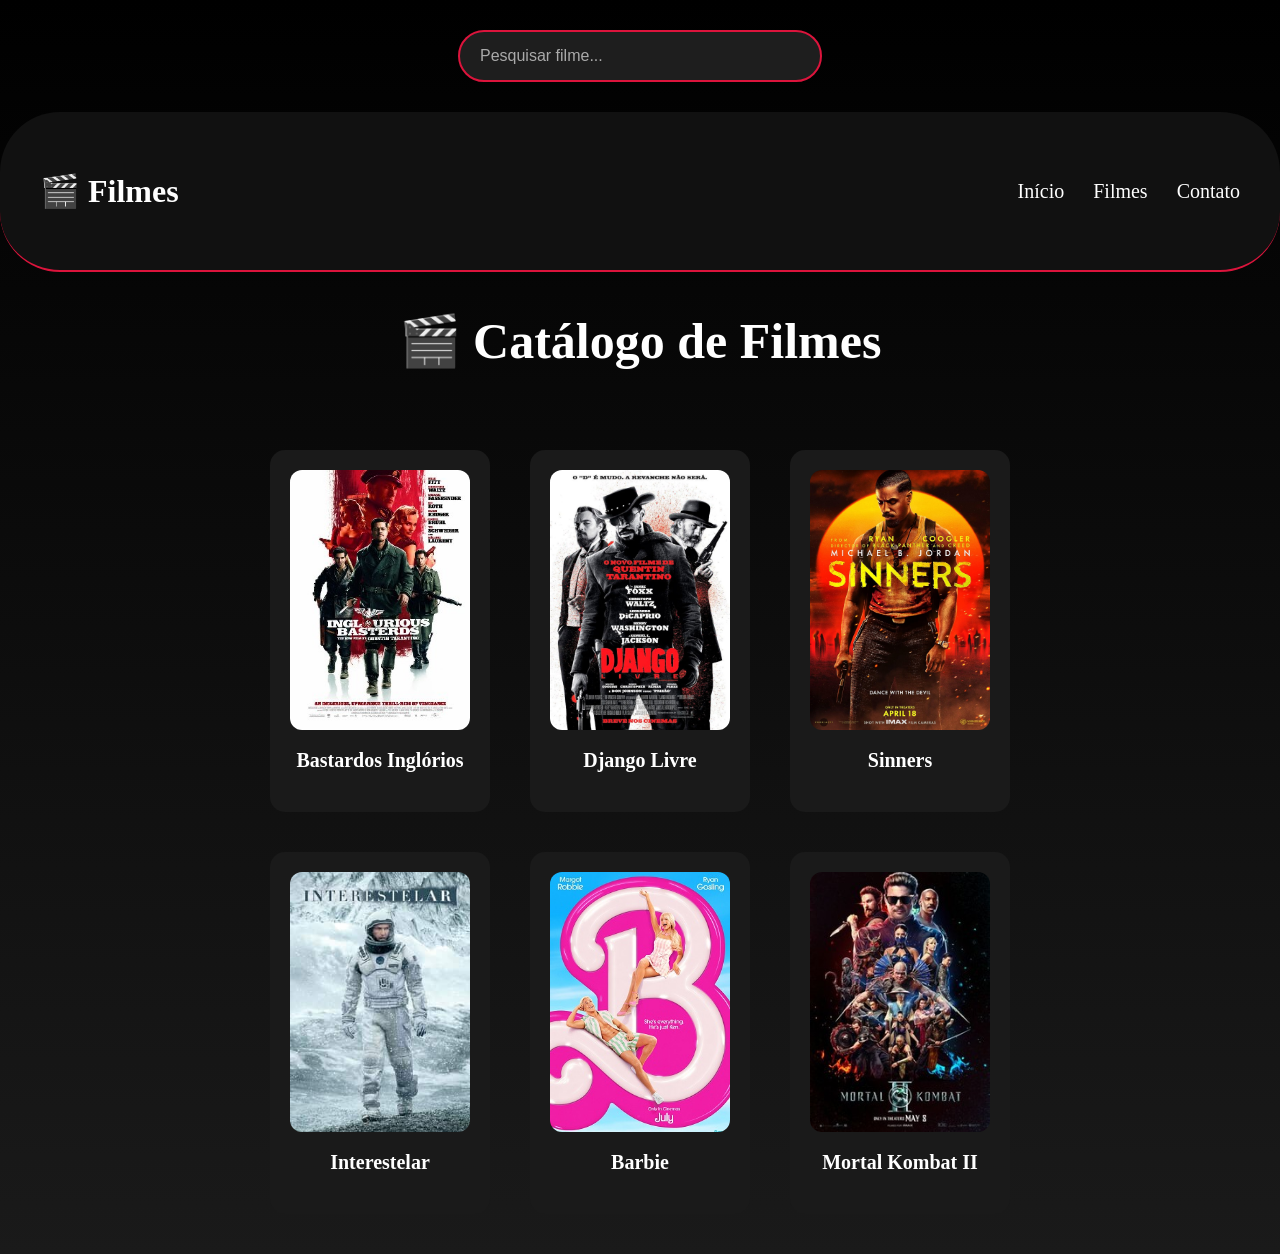
<file: index.html>
<!DOCTYPE html>
<html lang="pt-br">

<head>
    <meta charset="UTF-8">

    <meta name="viewport" content="width=device-width, initial-scale=1.0">

    <title>Catálogo de Filmes</title>

    <link rel="stylesheet" href="style.css">

</head>

<body>

    <input type="text" placeholder="Pesquisar filme..." class="pesquisa">
    
    <nav class="navbar">

    <h1 class="logo"> 🎬 Filmes </h1>

    <div class="links">
        <a href="">Início</a>
        <a href="">Filmes</a>
        <a href="">Contato</a>
    </div>

</nav>

    <h1>🎬 Catálogo de Filmes</h1>

    <table>

        <tr>

            <td>

                <a href="filme1.html">

                    <img src="filme1.jpg">

                </a>

                <p>Bastardos Inglórios</p>

            </td>

            <td>

                <a href="filme2.html">

                    <img src="filme2.jpg">

                </a>

                <p>Django Livre</p>

            </td>

            <td>

                <a href="filme3.html">

                    <img src="filme3.jpg">

                </a>

                <p>Sinners</p>

            </td>
            </tr>

<tr>
            <td>

                <a href="filme4.html">

                    <img src="filme4.jpg">

                </a>

                <p>Interestelar</p>

            </td>

            <td>

                <a href="filme5.html">

                    <img src="filme5.jpg">

                </a>

                <p>Barbie</p>
            </td>
            <td>

                <a href="filme6.html">

                    <img src="filme6.jpg">

                </a>

                <p>Mortal Kombat II</p>
            </td>
        </tr>   
    </table>


</body>

</html>
</file>
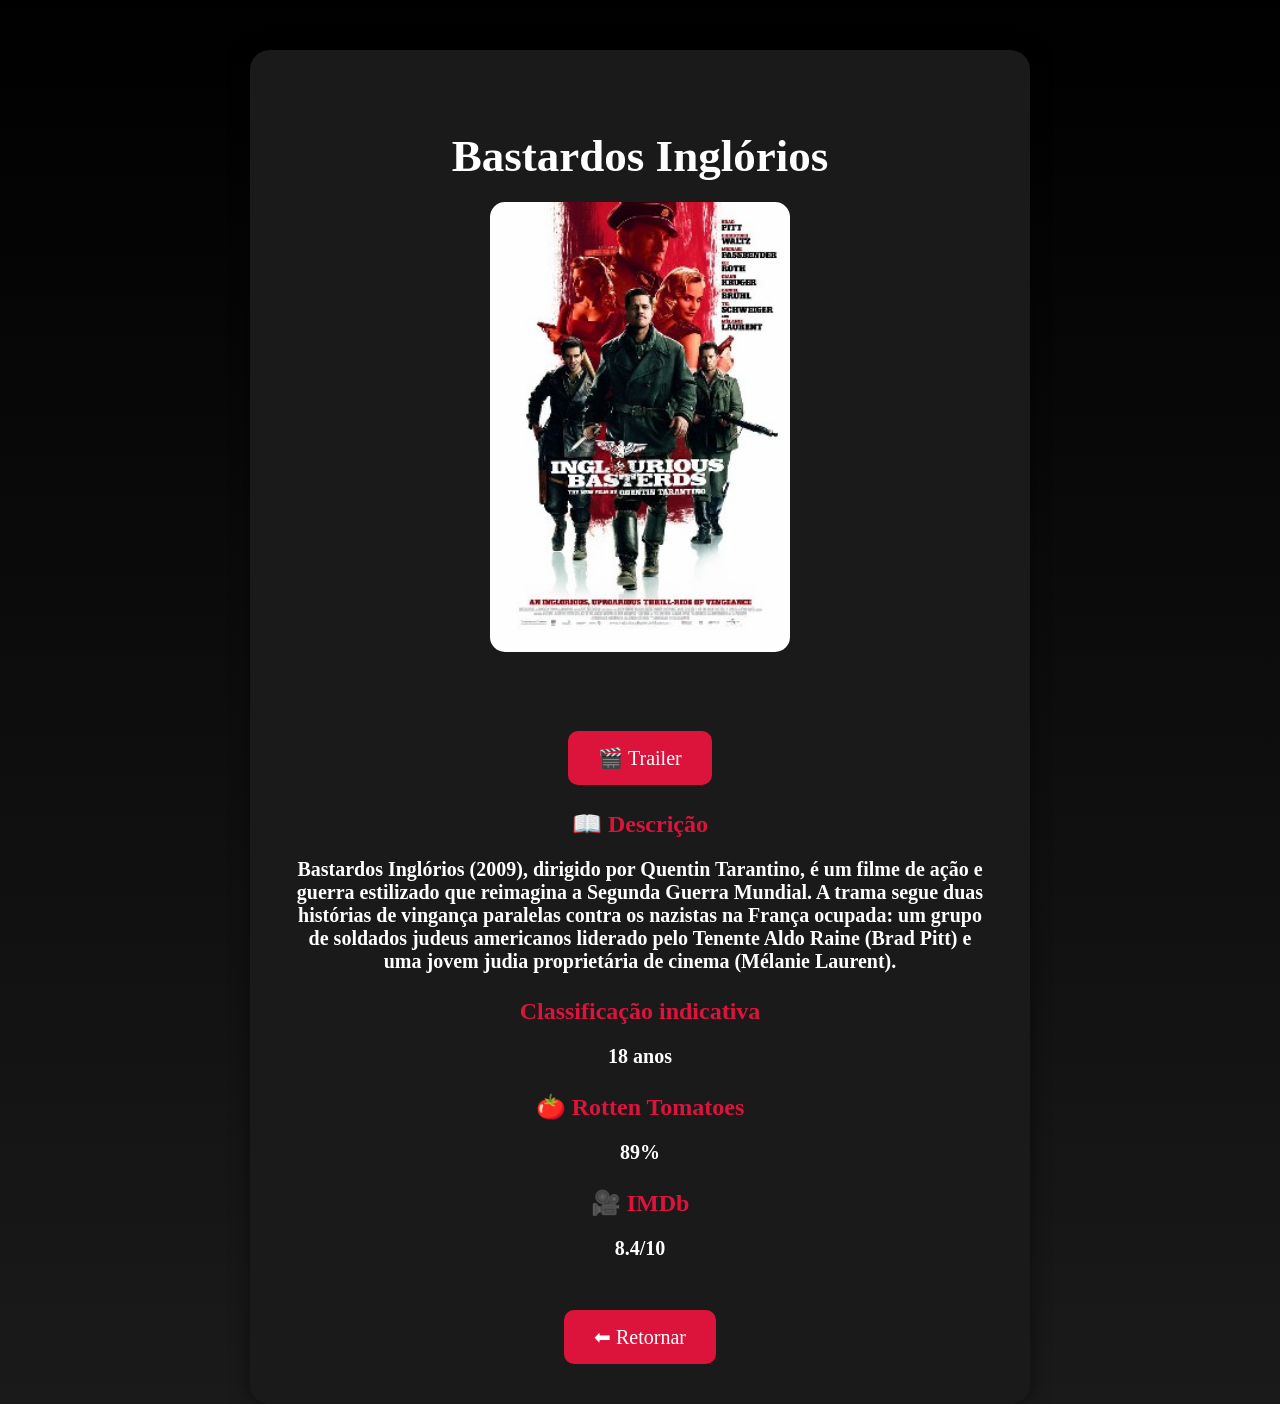
<file: filme1.html>
<!DOCTYPE html>
<html lang="pt-br">

<head>

    <meta charset="UTF-8">

    <meta name="viewport" content="width=device-width, initial-scale=1.0">

    <title>Bastardos Inglórios</title>

    <link rel="stylesheet" href="style.css">

</head>

<body>

    <div class="pagina-filme">

        <h1>Bastardos Inglórios</h1>

        <img src="filme1.jpg">
        <div class="botao-container">
            <a href="https://share.google/ptygLCbVraQ8mGmJJ" class="botao">
                🎬 Trailer
            </a>
        </div>


        <h2>📖 Descrição</h2>

        <p>
            Bastardos Inglórios (2009), dirigido por Quentin Tarantino, é um filme de ação e guerra estilizado que reimagina a Segunda Guerra Mundial. 
            A trama segue duas histórias de vingança paralelas contra os nazistas na França ocupada: um grupo de soldados judeus americanos liderado pelo Tenente Aldo Raine (Brad Pitt) e uma jovem judia proprietária de cinema (Mélanie Laurent).
        </p>

        <h2>Classificação indicativa</h2>

        <p> 18 anos </p>

        <h2> 🍅 Rotten Tomatoes</h2>
        <p> 89% </p>

        <h2> 🎥 IMDb</h2>
        <p> 8.4/10 </p>


        <a href="index.html" class="botao">
            ⬅ Retornar
        </a>
    </div>

</body>

</html>
</file>
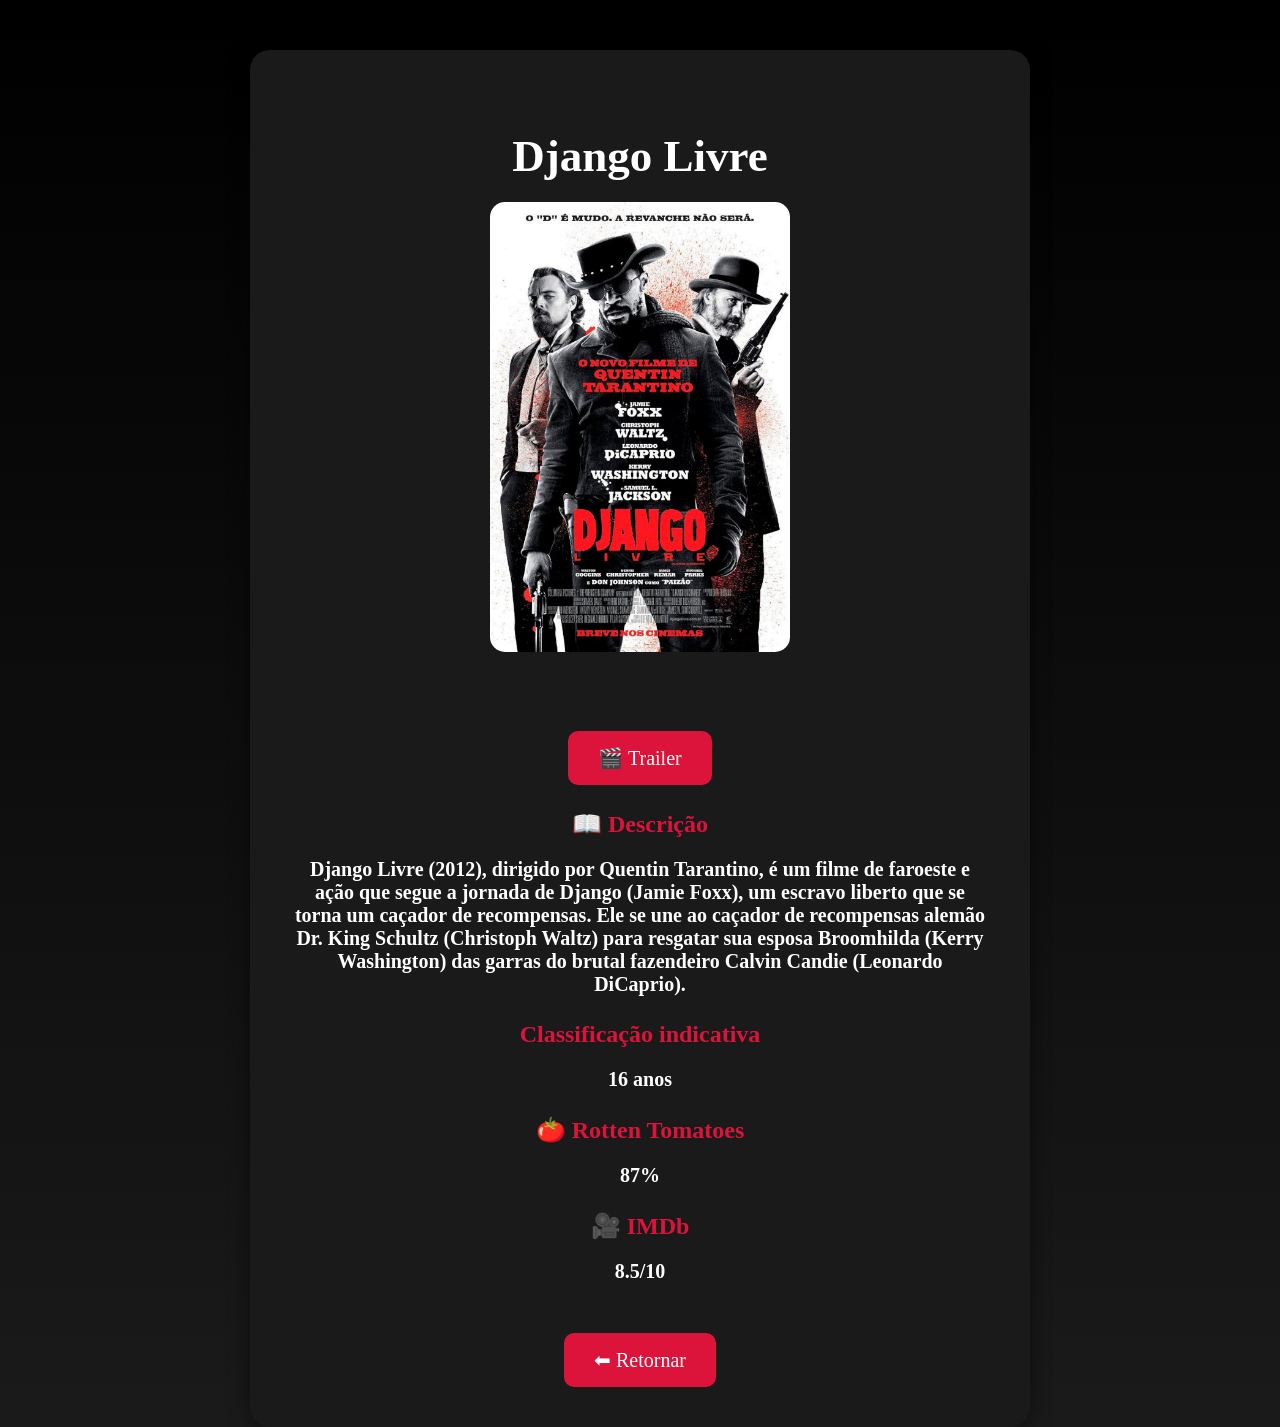
<file: filme2.html>
<!DOCTYPE html>
<html lang="pt-br">

<head>

    <meta charset="UTF-8">

    <meta name="viewport" content="width=device-width, initial-scale=1.0">

    <title>Django Livre</title>

    <link rel="stylesheet" href="style.css">

</head>

<body>

    <div class="pagina-filme">

        <h1>Django Livre</h1>

        <img src="filme2.jpg">
        <div class="botao-container">
            <a href="https://share.google/P59mRKUHhQS4haEA1" class="botao">
                🎬 Trailer
            </a>
        </div>
    

        <h2>📖 Descrição</h2>

        <p>
            Django Livre (2012), dirigido por Quentin Tarantino, é um filme de faroeste e ação que segue a jornada de Django (Jamie Foxx), um escravo liberto que se torna um caçador de recompensas. 
            Ele se une ao caçador de recompensas alemão Dr. King Schultz (Christoph Waltz) para resgatar sua esposa Broomhilda (Kerry Washington) das garras do brutal fazendeiro Calvin Candie (Leonardo DiCaprio).
        </p>

        <h2>Classificação indicativa</h2>

        <p> 16 anos </p>

        <h2> 🍅 Rotten Tomatoes</h2>
        <p> 87% </p>

        <h2> 🎥 IMDb</h2>
        <p> 8.5/10 </p>


        <a href="index.html" class="botao">
            ⬅ Retornar
        </a>

    </div>

</body>

</html>
</file>
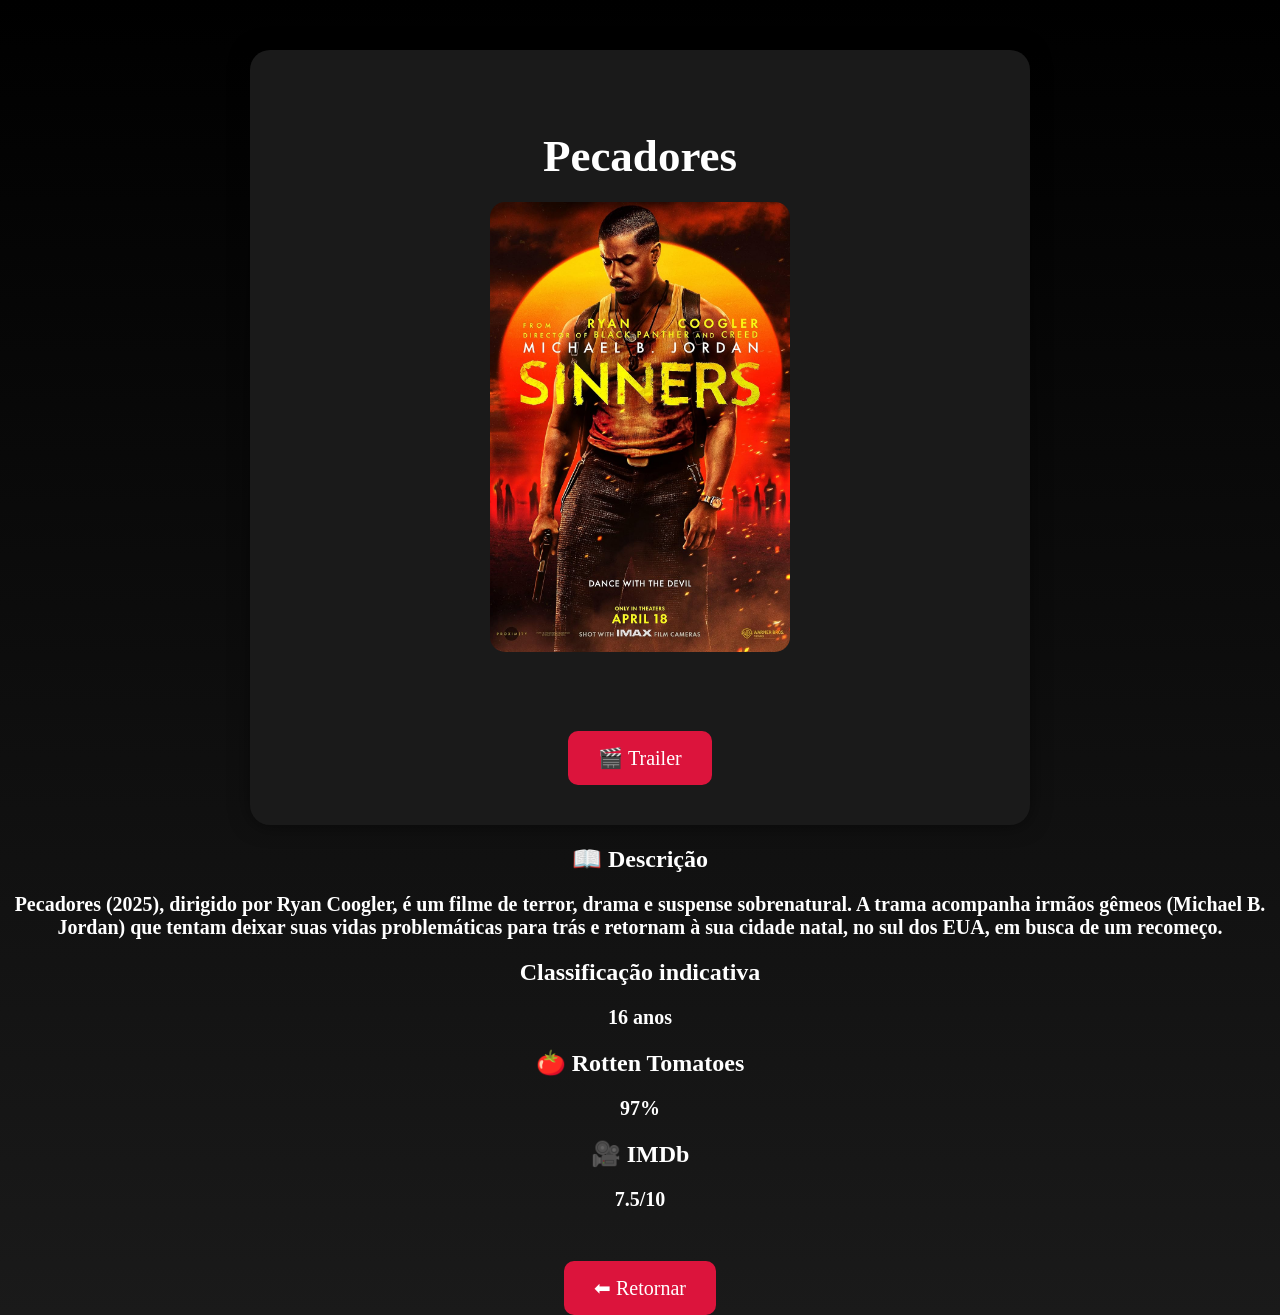
<file: filme3.html>
<!DOCTYPE html>
<html lang="pt-br">

<head>

    <meta charset="UTF-8">

    <meta name="viewport" content="width=device-width, initial-scale=1.0">

    <title>Pecadores</title>

    <link rel="stylesheet" href="style.css">

</head>

<body>

    <div class="pagina-filme">

        <h1>Pecadores</h1>
    
        <img src="filme3.jpg">
        <div class="botao-container">
            <a href="https://share.google/uBLfA2Q3M9lZC6Jxb" class="botao">
                🎬 Trailer
            </a>
        </div>
    </div>
        <h2>📖 Descrição</h2>

        <p>
            Pecadores (2025), dirigido por Ryan Coogler, é um filme de terror, drama e suspense sobrenatural. 
            A trama acompanha irmãos gêmeos (Michael B. Jordan) que tentam deixar suas vidas problemáticas para trás e retornam à sua cidade natal, no sul dos EUA, em busca de um recomeço.
        </p>

        <h2>Classificação indicativa</h2>

        <p> 16 anos </p>

        <h2> 🍅 Rotten Tomatoes</h2>
            <p> 97% </p>

        <h2> 🎥 IMDb</h2>
             <p> 7.5/10 </p>

        <a href="index.html" class="botao">
            ⬅ Retornar
        </a>

    </div>

</body>

</html>
</file>
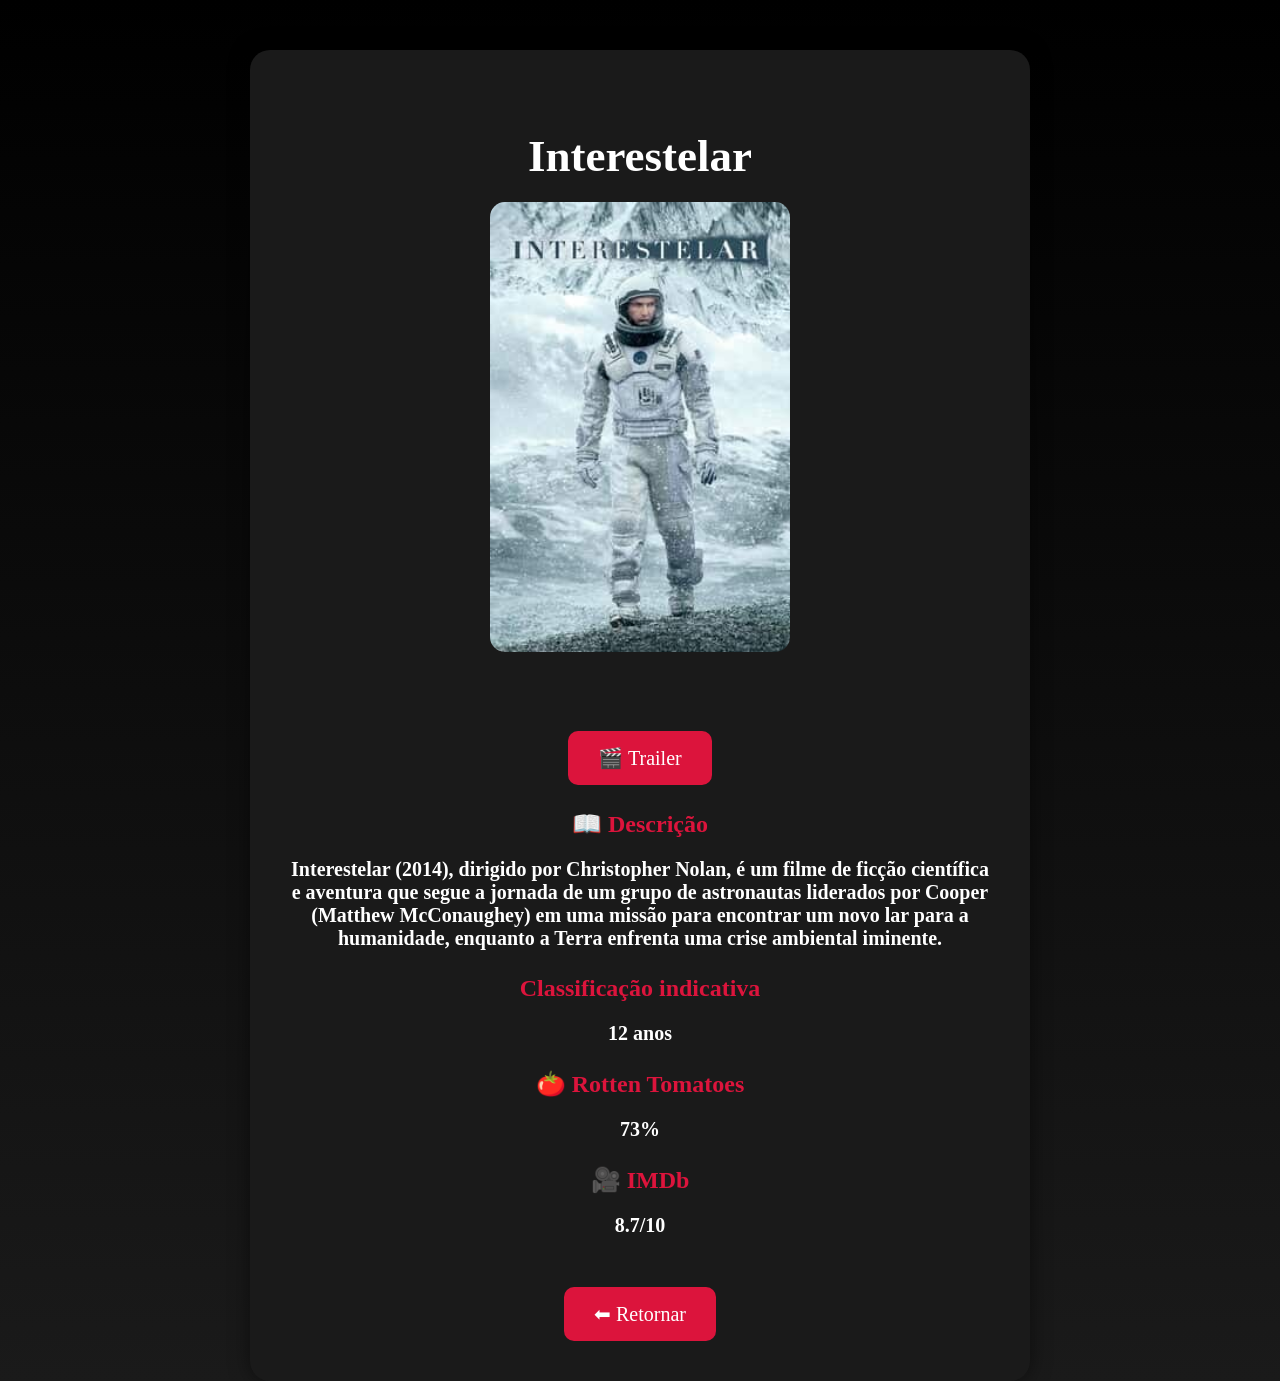
<file: filme4.html>
<!DOCTYPE html>
<html lang="pt-br">

<head>

    <meta charset="UTF-8">

    <meta name="viewport" content="width=device-width, initial-scale=1.0">

    <title>Interestelar</title>

    <link rel="stylesheet" href="style.css">

</head>

<body>

    <div class="pagina-filme">

        <h1>Interestelar</h1>

        <img src="filme4.jpg">
        <div class="botao-container">
            <a href="https://share.google/985dMirAEr6KSfnXD" class="botao">
                🎬 Trailer
            </a>
        </div>
    

        <h2>📖 Descrição</h2>

        <p>
            Interestelar (2014), dirigido por Christopher Nolan, é um filme de ficção científica e aventura que segue a jornada de um grupo de astronautas liderados por Cooper (Matthew McConaughey) em uma missão para encontrar um novo lar para a humanidade, enquanto a Terra enfrenta uma crise ambiental iminente.
        </p>

        <h2>Classificação indicativa</h2>

        <p> 12 anos </p>

        <h2> 🍅 Rotten Tomatoes</h2>
        <p> 73% </p>

        <h2> 🎥 IMDb</h2>
        <p> 8.7/10 </p>

        <a href="index.html" class="botao">
            ⬅ Retornar
        </a>

    </div>

</body>

</html>
</file>
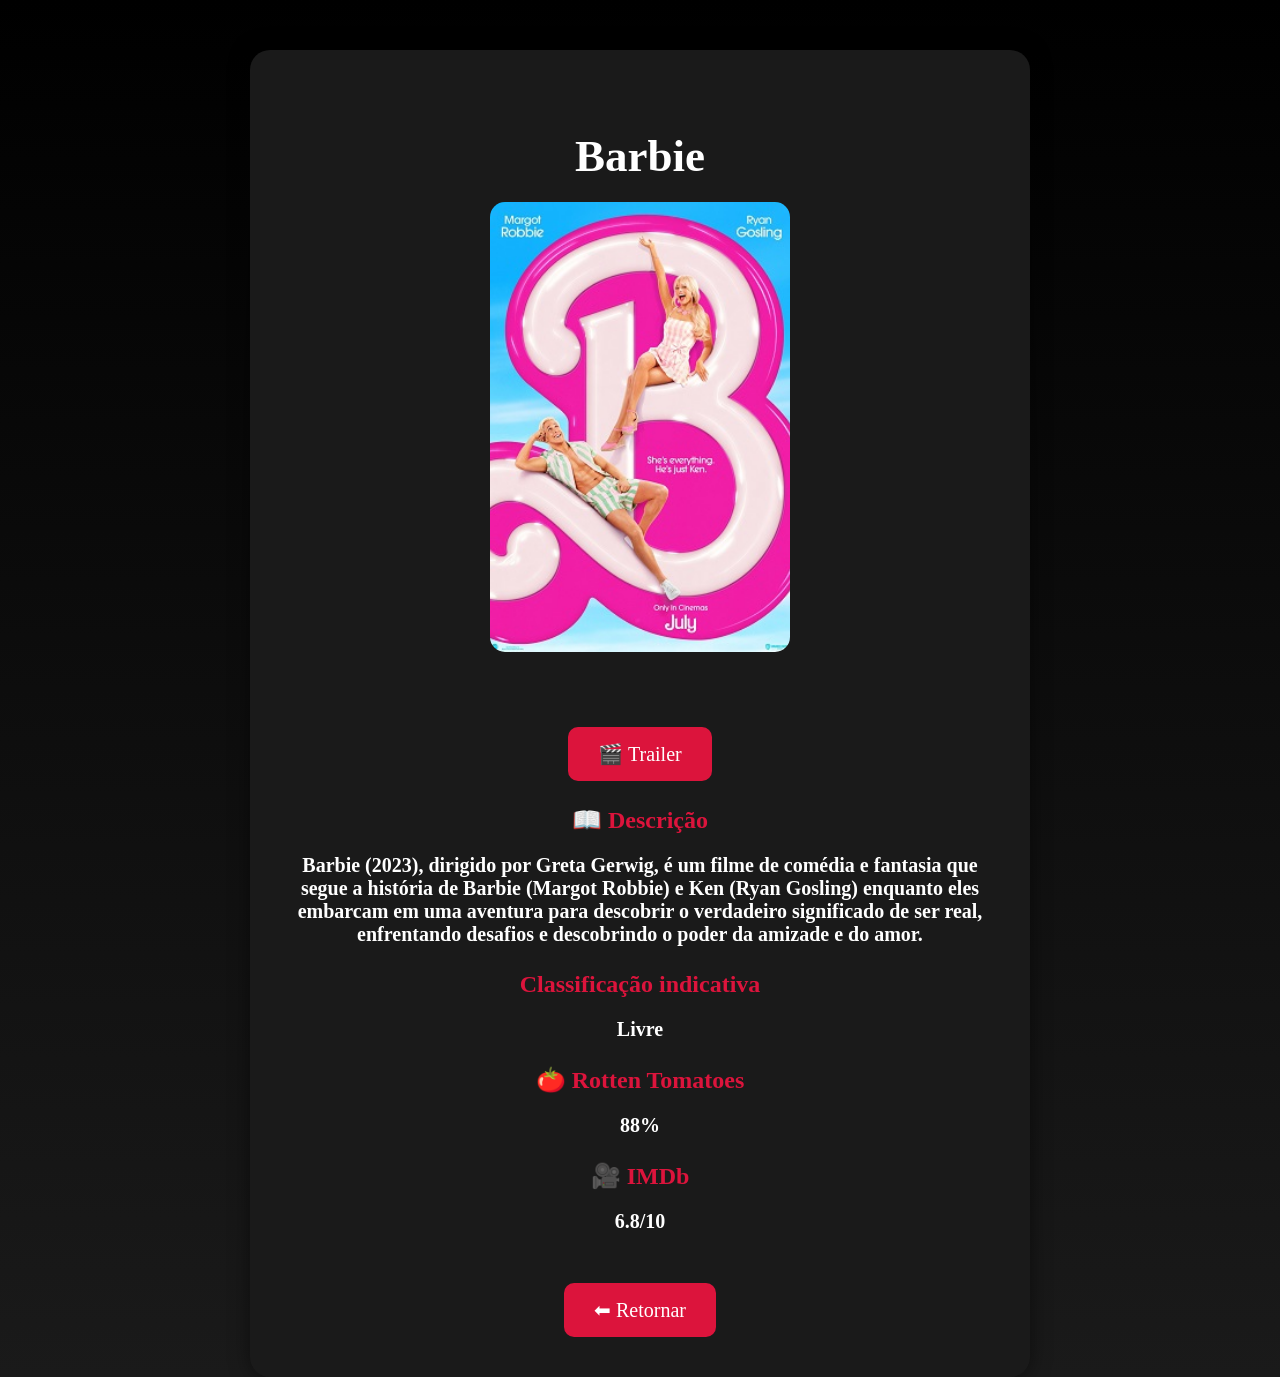
<file: filme5.html>
<!DOCTYPE html5>
<html lang="pt-br">

<head> 

    <meta charset="UTF-8">

    <meta name="viewport" content="width=device-width, initial-scale=1.0">

    <title>Barbie</title>

    <link rel="stylesheet" href="style.css">

</head>


<body> 
 <div class="pagina-filme">
        <h1>Barbie</h1>

        <img src="filme5.jpg">
        <div class="botao-container">
            <a href="https://share.google/1gSio1GrvoUKCnqg5" class="botao">
                🎬 Trailer
            </a>
        </div>
    

        <h2>📖 Descrição</h2>

        <p>
            Barbie (2023), dirigido por Greta Gerwig, é um filme de comédia e fantasia que segue a história de Barbie (Margot Robbie) e Ken (Ryan Gosling) enquanto eles embarcam em uma aventura para descobrir o verdadeiro significado de ser real, enfrentando desafios e descobrindo o poder da amizade e do amor.
        </p>

        <h2>Classificação indicativa</h2>

        <p> Livre </p>

        <h2> 🍅 Rotten Tomatoes</h2>
        <p> 88% </p>

        <h2> 🎥 IMDb</h2>
        <p> 6.8/10 </p>

        <a href="index.html" class="botao">
            ⬅ Retornar
        </a>
 </div>

</body>
</html>
</file>
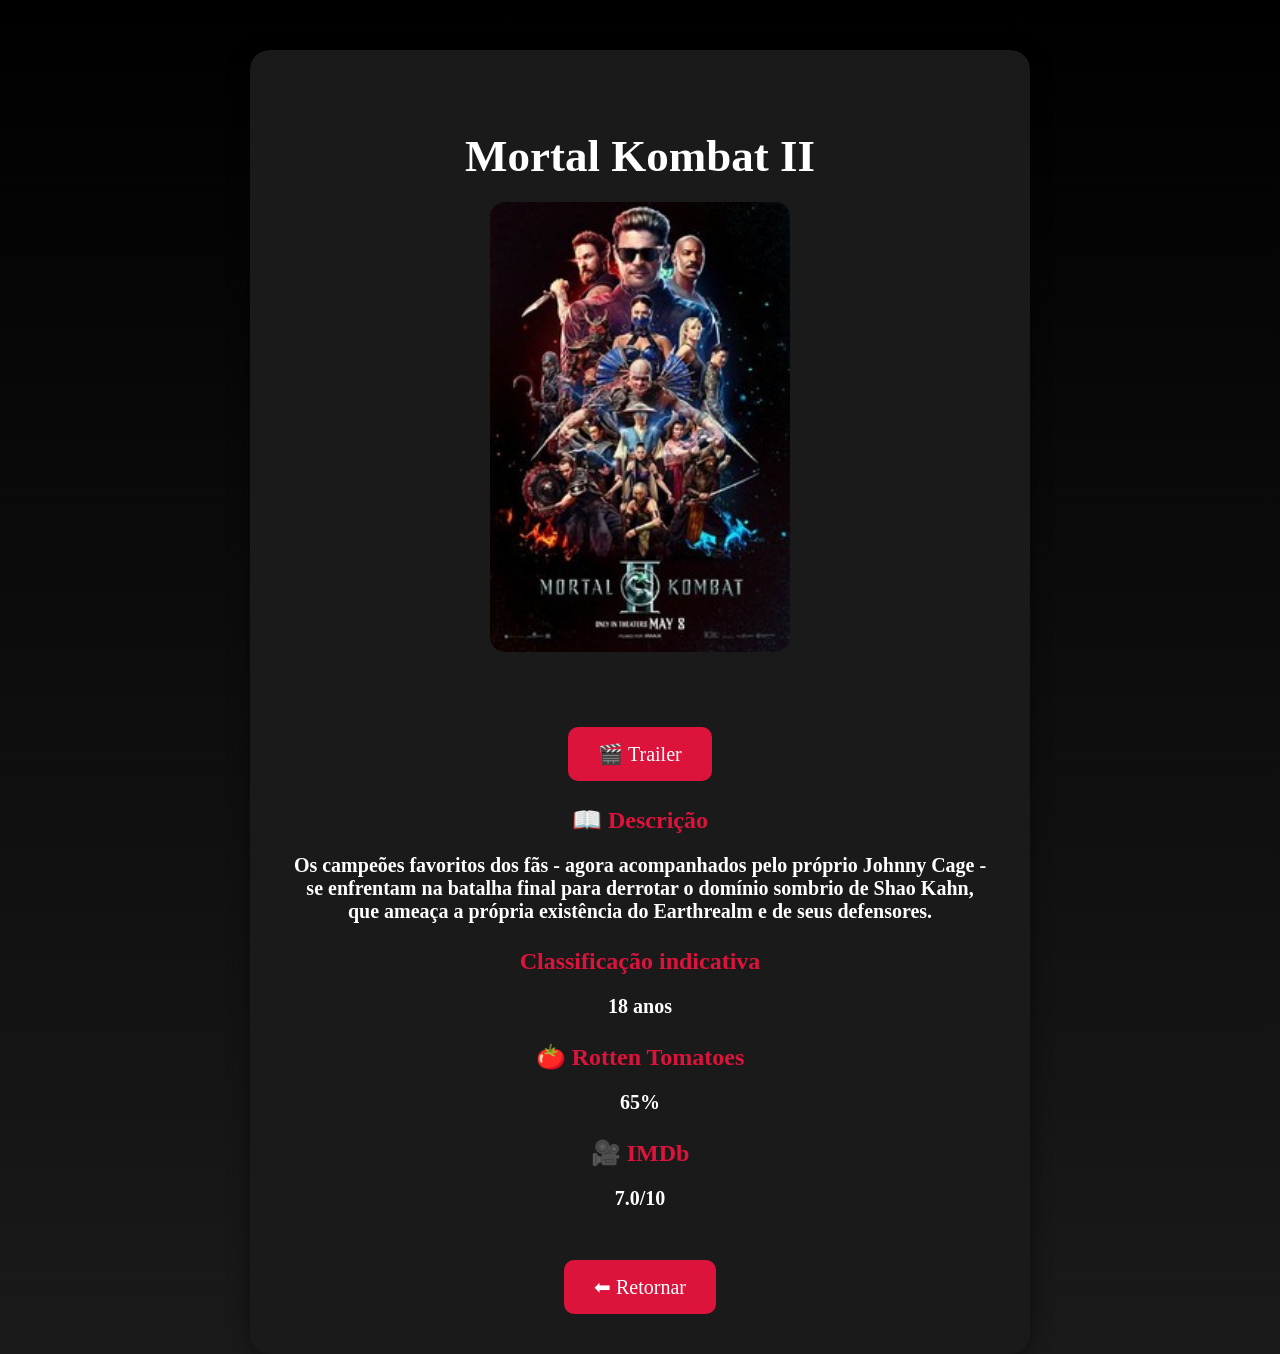
<file: filme6.html>
<!DOCTYPE html5>
<html lang="pt-br">

<head>
    <meta charset="UTF-8">
    <meta name="viewport" content="width=device-width, initial-scale=1.0">
    <title> Mortal Kombat II </title>

    <link rel="stylesheet" href="style.css">

</head>

<body>
    <div class="pagina-filme">
        <h1>Mortal Kombat II</h1>

        <img src="filme6.jpg">
        <div class="botao-container">
            <a href="https://share.google/tUVTKm9rV7nJeb0rk" class="botao">
                🎬 Trailer
            </a>
        </div>
    

        <h2>📖 Descrição</h2>

        <p>
           Os campeões favoritos dos fãs - agora acompanhados pelo próprio Johnny Cage - se enfrentam na batalha final para derrotar o domínio sombrio de Shao Kahn, que ameaça a própria existência do Earthrealm e de seus defensores.
        </p>

        <h2>Classificação indicativa</h2>

        <p> 18 anos </p>

        <h2> 🍅 Rotten Tomatoes</h2>
        <p> 65% </p>

        <h2> 🎥 IMDb</h2>
        <p> 7.0/10 </p>

        <a href="index.html" class="botao">
            ⬅ Retornar
        </a>
    </div>

</body>
</html>
</file>
<file: style.css>
body {
    background-color: #0d0d0d;
    color: white;
    font-family: "Times New Roman", Times, serif;
    text-align: center;
    margin: 0;
    padding: 0;
}

h1 {
    margin-top: 40px;
    margin-bottom: 40px;
    font-size: 50px;
}

table {
    margin: auto;
    border-spacing: 40px;
}

td {
    background-color: #1a1a1a;
    padding: 20px;
    border-radius: 15px;
    transition: 0.3s;
}

td:hover {
    transform: scale(1.05);
    background-color: #262626;
}

img {
    width: 180px;
    height: 260px;
    object-fit: cover;
    border-radius: 12px;
}

p {
    margin-top: 15px;
    font-size: 20px;
    font-weight: bold;
}

a {
    text-decoration: none;
    color: white;
}
.pagina-filme {
    width: 700px;
    margin: auto;
    margin-top: 50px;
    background-color: #1a1a1a;
    padding: 40px;
    border-radius: 20px;
    box-shadow: 0px 0px 20px rgba(0,0,0,0.5);
}

.pagina-filme img {
    width: 300px;
    height: 450px;
    object-fit: cover;
    border-radius: 15px;
    margin-bottom: 25px;
}

.pagina-filme h1 {
    font-size: 45px;
    margin-bottom: 20px;
}

.pagina-filme h2 {
    margin-top: 25px;
    color: crimson;
}

.botao {
    display: inline-block;
    margin-top: 30px;
    background-color: crimson;
    color: white;
    padding: 15px 30px;
    border-radius: 10px;
    font-size: 20px;
    transition: 0.3s;
}

.botao:hover {
    background-color: red;
    transform: scale(1.05);
}
body {
    background-attachment: fixed;
    background-color: #0d0d0d;
    background: linear-gradient(to bottom, #000000, #1a1a1a);
}
.botao-container{
    display: flex;
    justify-content: center;
    margin-top: 20px;
}

.botao-container button{
    background-color: crimson;
    color: white;
    border: none;
    padding: 15px 30px;
    border-radius: 12px;
    font-size: 20px;
    cursor: pointer;
}
@media (max-width: 768px) {
    body {
        padding: 10px;
    }

    .container {
        width: 100%;
    }

    img {
        width: 100%;
    }

    h1 {
        font-size: 28px;
        text-align: center;
    }

    h2 {
        font-size: 22px;
        text-align: center;
    }

    p {
        font-size: 16px;
        line-height: 1.6;
        text-align: center;
    }

    button {
        width: 80%;
        font-size: 18px;
        padding: 14px;
    }
}
.pesquisa{
    width: 320px;
    padding: 15px 20px;

    border: 2px solid crimson;
    border-radius: 30px;

    background-color: #1e1e1e;
    color: white;

    font-size: 16px;

    outline: none;

    display: block;
    margin: 30px auto;

    transition: 0.3s;
}

.pesquisa::placeholder{
    color: #aaa;
}

.pesquisa:focus{
    box-shadow: 0 0 15px crimson;
    transform: scale(1.03);
}
.navbar{
    background-color: #111;

    display: flex;
    justify-content: space-between;
    align-items: center;
    border-radius: 60px;

    padding: 20px 40px;

    border-bottom: 2px solid crimson;
}

.logo{
    color: white;
    font-size: 32px;
}

.links a{
    color: white;

    text-decoration: none;

    margin-left: 25px;

    font-size: 20px;

    transition: 0.3s;
}
.links a:hover{
    color: crimson;
}
</file>
